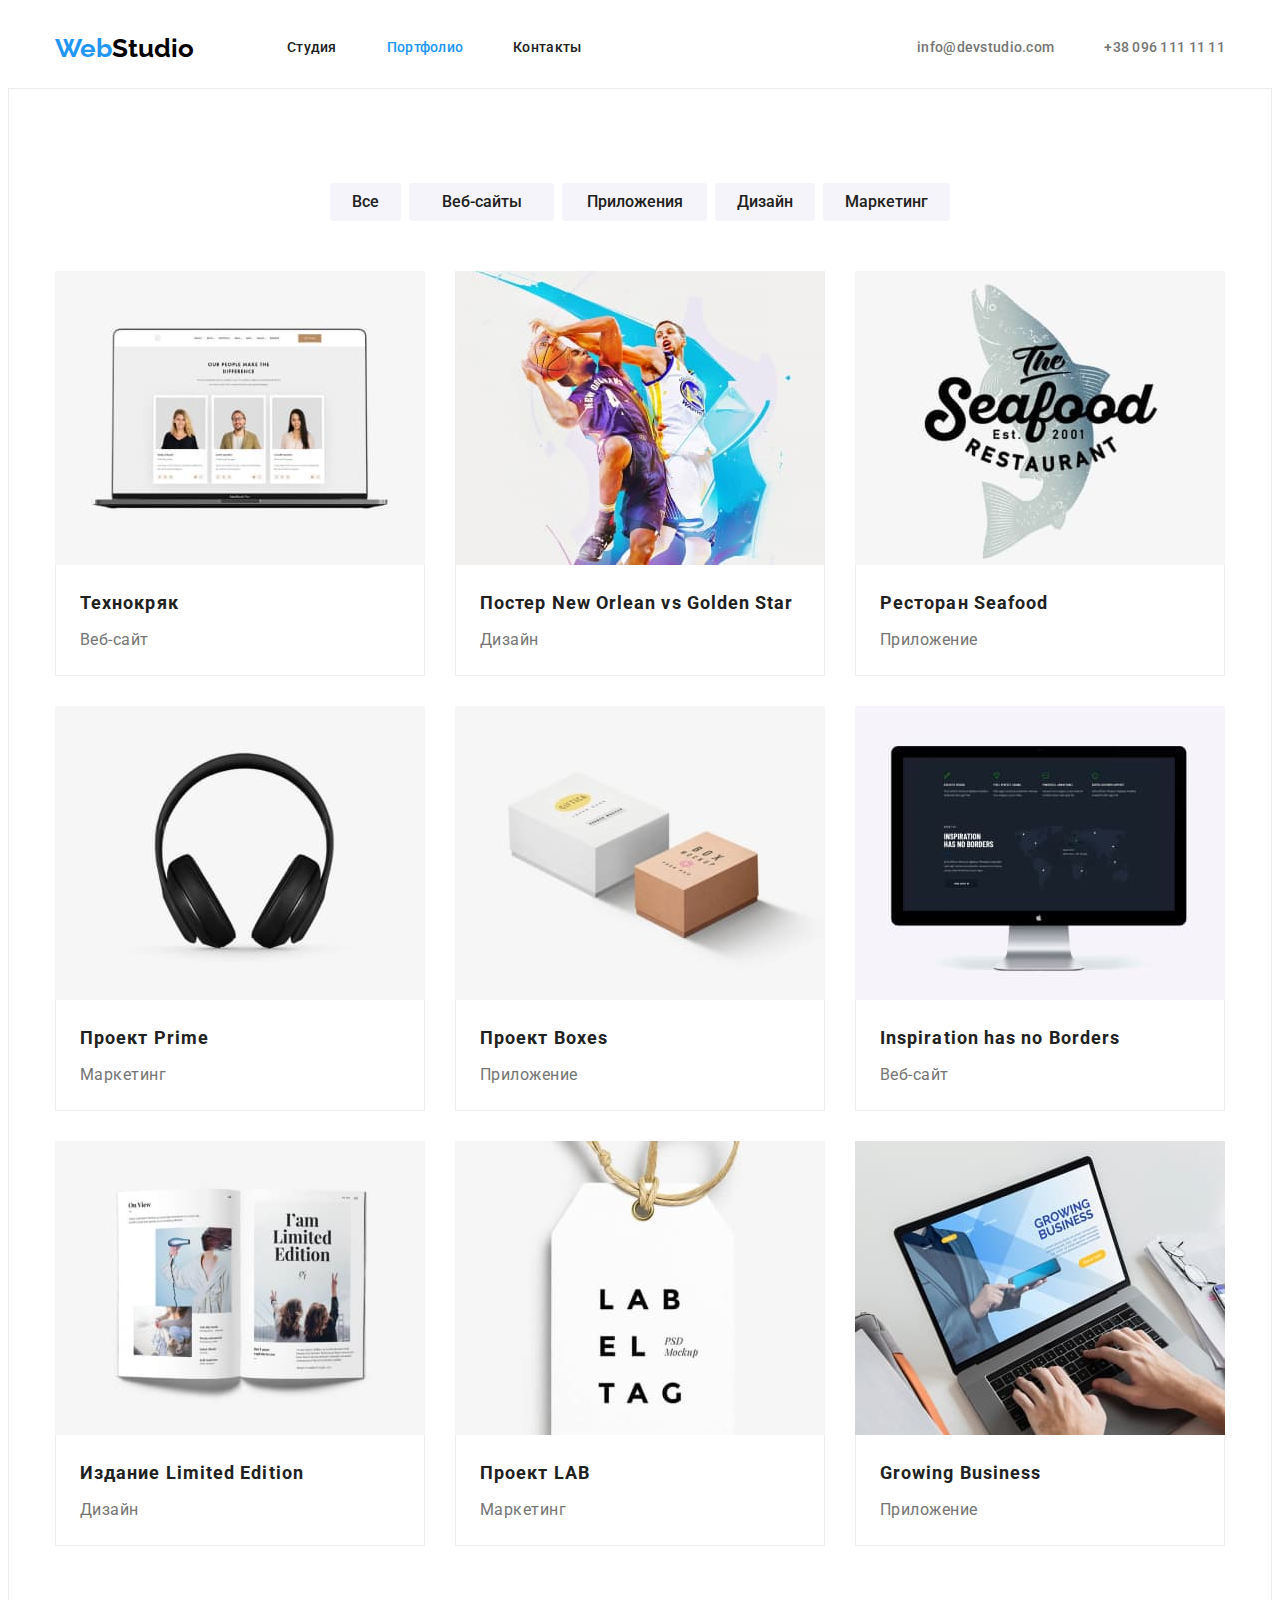
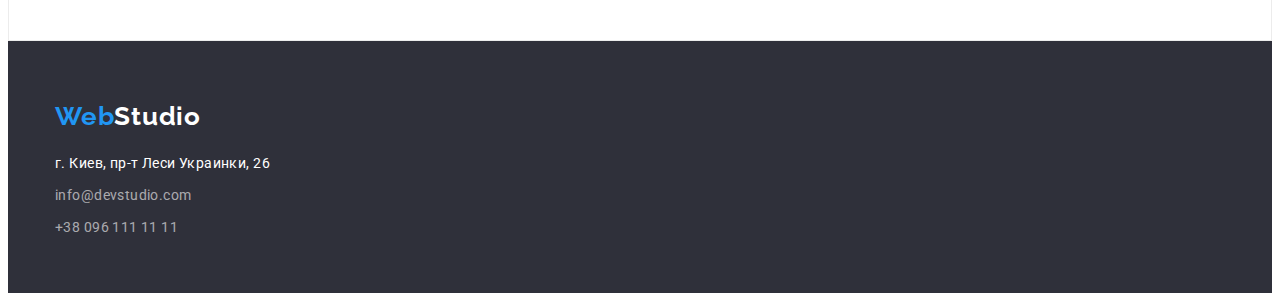
<file: portfolio.html>
<!DOCTYPE html>
<html lang="en">
<head>
    <meta charset="UTF-8">
    <meta http-equiv="X-UA-Compatible" content="IE=edge">
    <meta name="viewport" content="width=device-width, initial-scale=1.0">
    <title>WebStudio</title>
    <link rel="preconnect" href="https://fonts.googleapis.com">
    <link rel="preconnect" href="https://fonts.gstatic.com" crossorigin>
    <link href="https://fonts.googleapis.com/css2?family=Raleway:wght@700&family=Roboto:wght@400;500;700;900&display=swap"
    rel="stylesheet">
    <link rel="stylesheet" href="https://cdnjs.cloudflare.com/ajax/libs/modern-normalize/1.1.0/modern-normalize.min.css"
        integrity="sha512-wpPYUAdjBVSE4KJnH1VR1HeZfpl1ub8YT/NKx4PuQ5NmX2tKuGu6U/JRp5y+Y8XG2tV+wKQpNHVUX03MfMFn9Q=="
        crossorigin="anonymous" referrerpolicy="no-referrer" />
    <link rel="stylesheet" href="./css/styles.css">
</head>
<body>
    <!-- навігація сайту -->
    <header class="header">
        <div class="container">
            <nav class="nav">
                <a class="logo" href="./index.html"><span class="design">Web</span>Studio</a>
                <ul class="nav list">
                    <li class="nav item"><a class="nav link" href="./index.html" >Студия</a></li>
                    <li class="nav item"><a class="nav link" href="./portfolio.html" style="color: #2196f3 ;">Портфолио</a></li>
                    <li class="nav item"><a class="nav link" href="contacts">Контакты</a></li>
                </ul>
            </nav>
            <ul class="info list">
                <li class="info item"><a class="mail-to" href="mailto:info@devstudio.com">info@devstudio.com</a> </li>
                <li class="info item"><a class="phone" href="tel:+380961111111">+38 096 111 11 11</a> </li>
            </ul>
        </div>
    </header>
    <main>
    <!--сортування елементів на поточній сторінці-->
    <section class="section">
        <div class="container filters">
    <ul class="list filters">
        <li class="filter-button"><button type="button" class="filter all">Все</button></li>
        <li class="filter-button"><button type="button" class="filter website">Веб-сайты</button></li>
        <li class="filter-button"><button type="button" class="filter applications">Приложения</button></li>
        <li class="filter-button"><button type="button" class="filter dezign">Дизайн</button></li>
        <li class="filter-button"><button type="button" class="filter marketing">Маркетинг</button></li>
    </ul>
    <!--список сайтів-->
    
    <ul class="list project">
        <li class="preview"><a class="project-image" href=""><img src="./images/technocrack.jpg" width="370" alt="website_technocrack"></a>
            <div class="card-border"><h3 class="projects">Технокряк</h3><p class="description">Веб-сайт</p></div>
        </li>
        <li class="preview"><a class="project-image" href=""><img src="./images/poster_no_vs_gs.jpg" width="370" alt="poster_new_orlean_vs_golden_star"></a>
            <div class="card-border"><h3 class="projects">Постер New Orlean vs Golden Star</h3><p class="description">Дизайн</p></div>
        </li>
        <li class="preview"><a class="project-image" href=""><img src="./images/restaurant_seafood.jpg" width="370" alt="app_restaurant_seafood"></a>
            <div class="card-border"><h3 class="projects">Ресторан Seafood</h3><p class="description">Приложение</p></div>
        </li>
        <li class="preview"><a class="project-image" href=""><img src="./images/project_prime.jpg" width="370" alt="marketing_project_prime"></a>
            <div class="card-border"><h3 class="projects">Проект Prime</h3><p class="description">Маркетинг</p></div>
        </li>
        <li class="preview"><a class="project-image" href=""><img src="./images/project_boxes.jpg" width="370" alt="app_project_boxes"></a>
            <div class="card-border"><h3 class="projects">Проект Boxes</h3><p class="description">Приложение</p></div>
        </li>
        <li class="preview"><a class="project-image" href=""><img src="./images/inspiration_has_no_borders.jpg" width="370" alt="website_inspiration_has_no_borders"></a>
            <div class="card-border"><h3 class="projects">Inspiration has no Borders</h3><p class="description">Веб-сайт</p></div>
        </li>
        <li class="preview"><a class="project-image" href=""><img src="./images/limited_edition.jpg" width="370" alt="edition_design_limited_edition"></a>
            <div class="card-border"><h3 class="projects">Издание Limited Edition</h3><p class="description">Дизайн</p></div>
        </li>
        <li class="preview"><a class="project-image" href=""><img src="./images/project_lab.jpg" width="370" alt="marketing_project_lab"></a>
            <div class="card-border"><h3 class="projects">Проект LAB</h3><p class="description">Маркетинг</p></div>
        </li>
        <li class="preview"><a class="project-image" href=""><img src="./images/growing_business.jpg" width="370" alt="app_growing_business"></a>
            <div class="card-border"><h3 class="projects">Growing Business</h3><p class="description">Приложение</p></div>
        </li>
    </ul>
    </div>
    </section>
    </main>
    <!-- підвал -->
    <footer class="footer">
        <div class="container">
            <a class="logo" href="./index.html"><span class="design">Web</span>Studio</a>
            <address>
                г. Киев, пр-т Леси Украинки, 26
            </address>
            <ul class="list">
                <li class="list-item"><a class="fmail-to" href="mailto:info@devstudio.com">info@devstudio.com</a> </li>
                <li class="list-item"><a class="fphone" href="tel:+380961111111">+38 096 111 11 11</a> </li>
            </ul>
        </div>
    </footer>
</body>
</html>
</file>
<file: css/styles.css>
:root {
  --primary-text-color: #757575;
  --secondary-text-color: #ffffff;
  --title-text-color: #212121;
  --accent-color: #2196f3;
  --primary-white-color: #e5e5e5;
  --background-color: #2f303a;
}
*,
::before,
::after {
  box-sizing: border-box;
}
.list {
  list-style: none;
  margin-top: 0px;
  margin-bottom: 0px;
  padding-left: 0px;
}
a,
body,
main,
footer {
  font-family: "Roboto", sans-serif;
  color: var(--title-text-color);
  text-decoration: none;
  list-style: none;
}
main {
  border: 1px solid #ececec;
}
.section {
  padding: 94px 0px;
}
/* ===header styles=== */
.header {
  height: 80px;
}
.container {
  width: 1200px;
  padding-left: 15px;
  padding-right: 15px;
  margin-left: auto;
  margin-right: auto;
  display: flex;
}
.logo {
  font-family: Raleway;
  font-style: normal;
  font-weight: bold;
  font-size: 26px;
  line-height: 1.19em;
  text-decoration: none;
  color: #000000;
  margin-right: 93px;
}
.design {
  color: var(--accent-color);
}
.nav.list {
  padding-left: 0px;
}
.nav.item:not(:first-child) {
  margin-left: 50px;
}

.nav.link {
  display: flex;
  font-style: normal;
  font-weight: 500;
  font-size: 14px;
  line-height: 1.14em;
  letter-spacing: 0.02em;
  color: var(--title-text-color);
}
.info.list {
  margin-top: 0px;
  margin-bottom: 0px;
  margin-left: auto;
}
.info.item > a.phone {
  margin-left: 50px;
}
.mail-to,
.phone {
  display: flex;
  font-style: normal;
  font-weight: 500;
  font-size: 14px;
  line-height: 1.14em;
  letter-spacing: 0.02em;
  align-items: center;
  margin-left: auto;

  color: var(--primary-text-color);
}
.header {
  display: flex;
  justify-content: center;
}

.nav.menu:hover,
.mail-to:hover,
.phone:hover,
.nav.menu:focus,
.mail-to:focus,
.phone:focus {
  color: var(--accent-color);
}

/* === banner section styles === */

.banner {
  max-width: 1600px;
  height: 600px;
  background: var(--background-color);
  margin-right: auto;
  margin-left: auto;
  padding-top: 200px;
  padding-bottom: 200px;
  background-image: url(./images);

  display: flex;
  flex-direction: column;
  align-items: center;
}
h1 {
  padding-top: 0px;
  margin-top: 0px;
  margin-bottom: 0px;
  font-weight: 900;
  font-size: 44px;
  line-height: 1.36em;
  text-align: center;
  letter-spacing: 0.06em;
  text-transform: uppercase;
  color: var(--secondary-text-color);
}
.button.div {
  margin-top: 30px;
}
.order.button {
  padding: 10px 32px;
  background: var(--accent-color);
  font-family: inherit;
  font-style: normal;
  font-size: 16px;
  font-weight: 700;
  line-height: 1.87em;
  letter-spacing: 0.06em;
  color: var(--secondary-text-color);
  border-radius: 4px;
  border-style: none;
  box-shadow: 0px 4px 4px rgba(0, 0, 0, 0.15);
  cursor: pointer;
}
.order.button:hover {
  background: #188ce8;
}
/* === особливості === */

.special {
  padding-top: 94px;
}

.containers {
  max-width: 1200px;
  padding-left: 15px;
  padding-right: 15px;
  margin-left: auto;
  margin-right: auto;
}

.abilities.list {
  padding-left: 0px;
}
.abilities-item {
  margin-top: 0px;
  margin-bottom: 10px;
}
.abilities {
  flex-basis: calc((100% - 90px) / 4);
}
.abilities.list,
.abilities-item {
  text-decoration: none;
  display: flex;
  font-weight: bold;
  font-size: 14px;
  line-height: 1.14em;
  letter-spacing: 0.03em;
  text-transform: uppercase;
  color: var(--title-text-color);
}
.abilities-description {
  text-transform: none;
  font-weight: normal;
  font-size: 14px;
  line-height: 1.71em;
  letter-spacing: 0.03em;
  color: var(--primary-text-color);
  margin-top: 0px;
  margin-bottom: 0px;
}
.abilities.list {
  display: flex;
  justify-content: space-between;
}
/* ==== чим ми займаємось ==== */
h2 {
  text-align: center;
  font-style: normal;
  font-weight: bold;
  margin-top: 0px;
  margin-bottom: 50px;
  font-size: 36px;
  line-height: 1.16em;
  text-align: center;
  letter-spacing: 0.03em;
  color: var(--title-text-color);
}
.container.examples {
  flex-direction: column;
}
.list.examples,
.list.workers {
  padding-left: 0px;
  margin-bottom: 0px;
  display: flex;
  justify-content: center;
}
.container.examples {
  max-width: 1600px;
}
.section.comand {
  background-color: #f5f4fa;
  max-width: 1600px;
  margin-right: auto;
  margin-left: auto;
}
.example:not(:last-child),
.worker:not(:last-child) {
  margin-right: 30px;
}
.worker {
  background: #ffffff;
  border-radius: 4px;
  box-shadow: 0px 1px 3px rgba(0, 0, 0, 0.12), 0px 1px 1px rgba(0, 0, 0, 0.14),
    0px 2px 1px rgba(0, 0, 0, 0.2);
}
.member {
  font-style: normal;
  font-weight: 500;
  font-size: 16px;
  line-height: 1.18em;
  letter-spacing: 0.03em;
  color: var(--title-text-color);
  text-align: center;
  margin-top: 0px;
  margin-bottom: 0px;
  padding-bottom: 16px;
}
.position {
  font-style: normal;
  font-weight: normal;
  font-size: 16px;
  line-height: 1.18em;
  letter-spacing: 0.03em;
  color: var(--primary-text-color);
  text-align: center;
  margin-bottom: 0px;
  margin-top: 0px;
}
.worker-box {
  padding: 30px 0px;
}

.filter {
  display: inline-block;
  padding: 6px 22px;
  background: #2196f3;
  box-shadow: 0px 3px 1px rgba(0, 0, 0, 0.1);
  border-radius: 4px;
}
.all,
.website,
.applications,
.dezign,
.marketing {
  border-style: none;
  box-shadow: none;
}
.filter {
  color: #212121;
  font-weight: 500;
  font-size: 16px;
  line-height: 1.62em;
  background-color: #f5f4fa;
  box-shadow: none;
  cursor: pointer;
}
.applications,
.website {
  text-align: center;
  min-width: 145px;
}
.filter {
  font-family: inherit;
}
.filter:active {
  background: #2196f3;
  color: #f5f4fa;
}
.projects {
  font-style: normal;
  font-weight: bold;
  font-size: 18px;
  line-height: 2em;
  letter-spacing: 0.06em;
  color: #212121;
}
.description {
  font-style: normal;
  font-weight: normal;
  font-size: 16px;
  line-height: 1.87em;
  letter-spacing: 0.03em;
  color: #757575;
}

/* ====footer==== */
.footer {
  max-width: 1600px;
  height: 252px;
  background-color: var(--background-color);
  color: var(--secondary-text-color);
  margin-left: auto;
  margin-right: auto;
  padding-bottom: 60px;
  padding-top: 60px;
}

.footer a.logo {
  color: var(--secondary-text-color);
  font-family: "Raleway";
  font-style: normal;
  font-weight: bold;
  font-size: 26px;
  line-height: 1.19em;
  letter-spacing: 0.03em;
  margin-bottom: 20px;
}
address {
  font-style: normal;
  font-weight: normal;
  font-size: 14px;
  line-height: 1.71em;
  letter-spacing: 0.03em;
}
.fmail-to,
.fphone {
  color: rgba(255, 255, 255, 0.6);
  font-family: inherit;
  font-style: normal;
  font-weight: normal;
  font-size: 14px;
  line-height: 1.71em;
  letter-spacing: 0.03em;
}
.list-item {
  margin-top: 8px;
}

/* flex items */
.header,
.nav,
.nav.list,
.nav.item {
  display: flex;
  justify-content: space-between;
  align-items: center;
}
.mail-to,
.phone,
.info.item,
.info.list,
.nav.item,
.nav.menu {
  display: flex;
  text-decoration: none;
}
.info.list {
  align-content: center;
}

.info.item {
  justify-content: flex-end;
}
.footer > .container {
  flex-direction: column;
}
/* ===== portfolio flexing ==== */

.list.filters {
  margin-bottom: 50px;
}
.filter-button {
  font-size: 16px;
  line-height: 1.625em;
  text-align: center;
  letter-spacing: 0.03em;
  background: #f5f4fa;
  border-radius: 4px;
}
.container.filters {
  display: flex;
  flex-direction: column;
}
.list.filters {
  display: flex;
  justify-content: center;
}
.filter-button:not(:last-child) {
  margin-right: 8px;
}
.list.project {
  display: flex;
  flex-wrap: wrap;
}
.projects,
.description {
  margin-left: 0px;
}
.projects {
  letter-spacing: 0.06em;
  margin-top: 20px;
  margin-bottom: 4px;
}
.description {
  margin-top: 0px;
  letter-spacing: 0.03em;
}
.filter-button > .filter:hover {
  background: #2196f3;
  box-shadow: 0px 3px 1px rgba(0, 0, 0, 0.1), 0px 1px 2px rgba(0, 0, 0, 0.08),
    0px 2px 2px rgba(0, 0, 0, 0.12);
  border-radius: 4px;

  color: #ffffff;
}
.preview {
  box-sizing: border-box;
  margin-right: 30px;
  margin-bottom: 30px;
  flex-basis: calc((100% - 90px) / 3);
}
.preview:nth-child(3n) {
  margin-right: 0px;
}
.preview:nth-child(n + 7) {
  margin-bottom: 0px;
}
.card-border {
  box-sizing: border-box;
  border: 1px solid #eeeeee;
  border-top: none;
  padding: 20px 24px;
  margin-top: -4px;
}
.projects {
  margin-top: 0px;
  margin-bottom: 0px;
  padding-bottom: 4px;
}
.description {
  margin-bottom: 0px;
}
</file>
